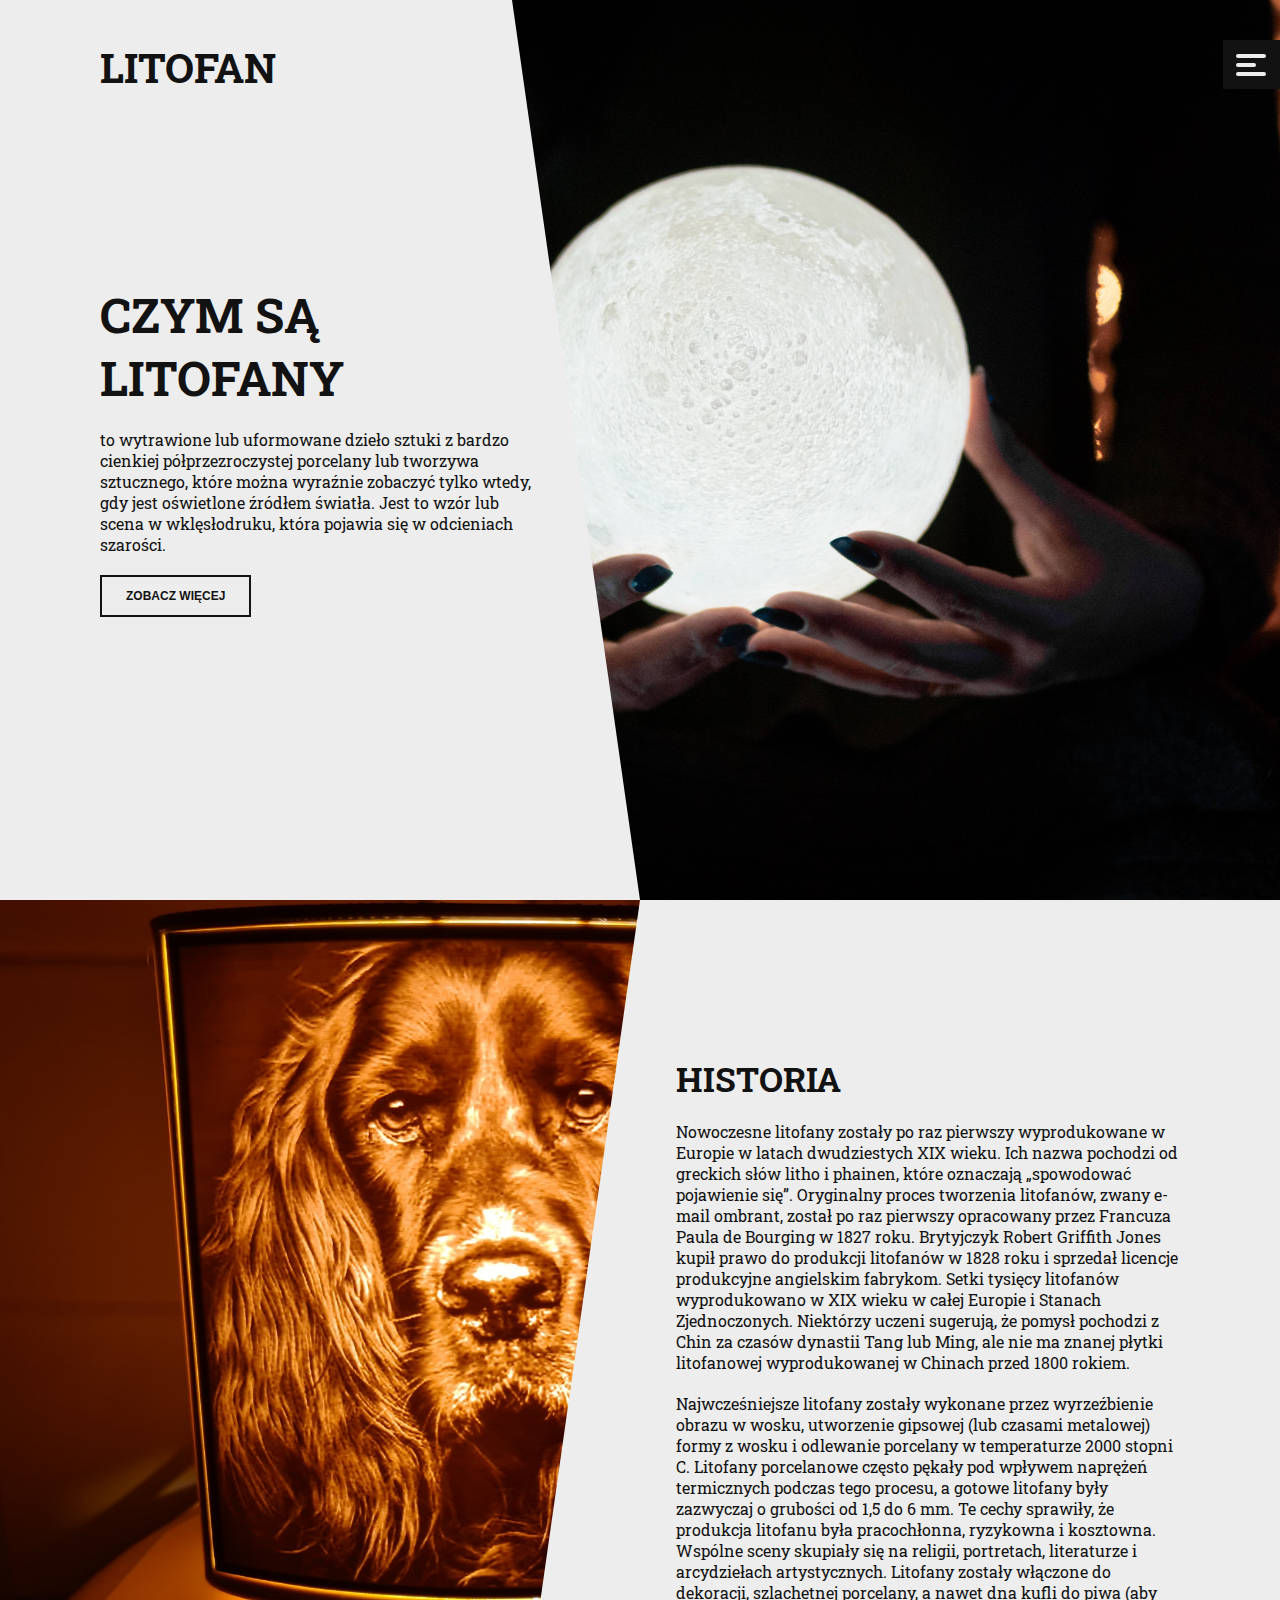
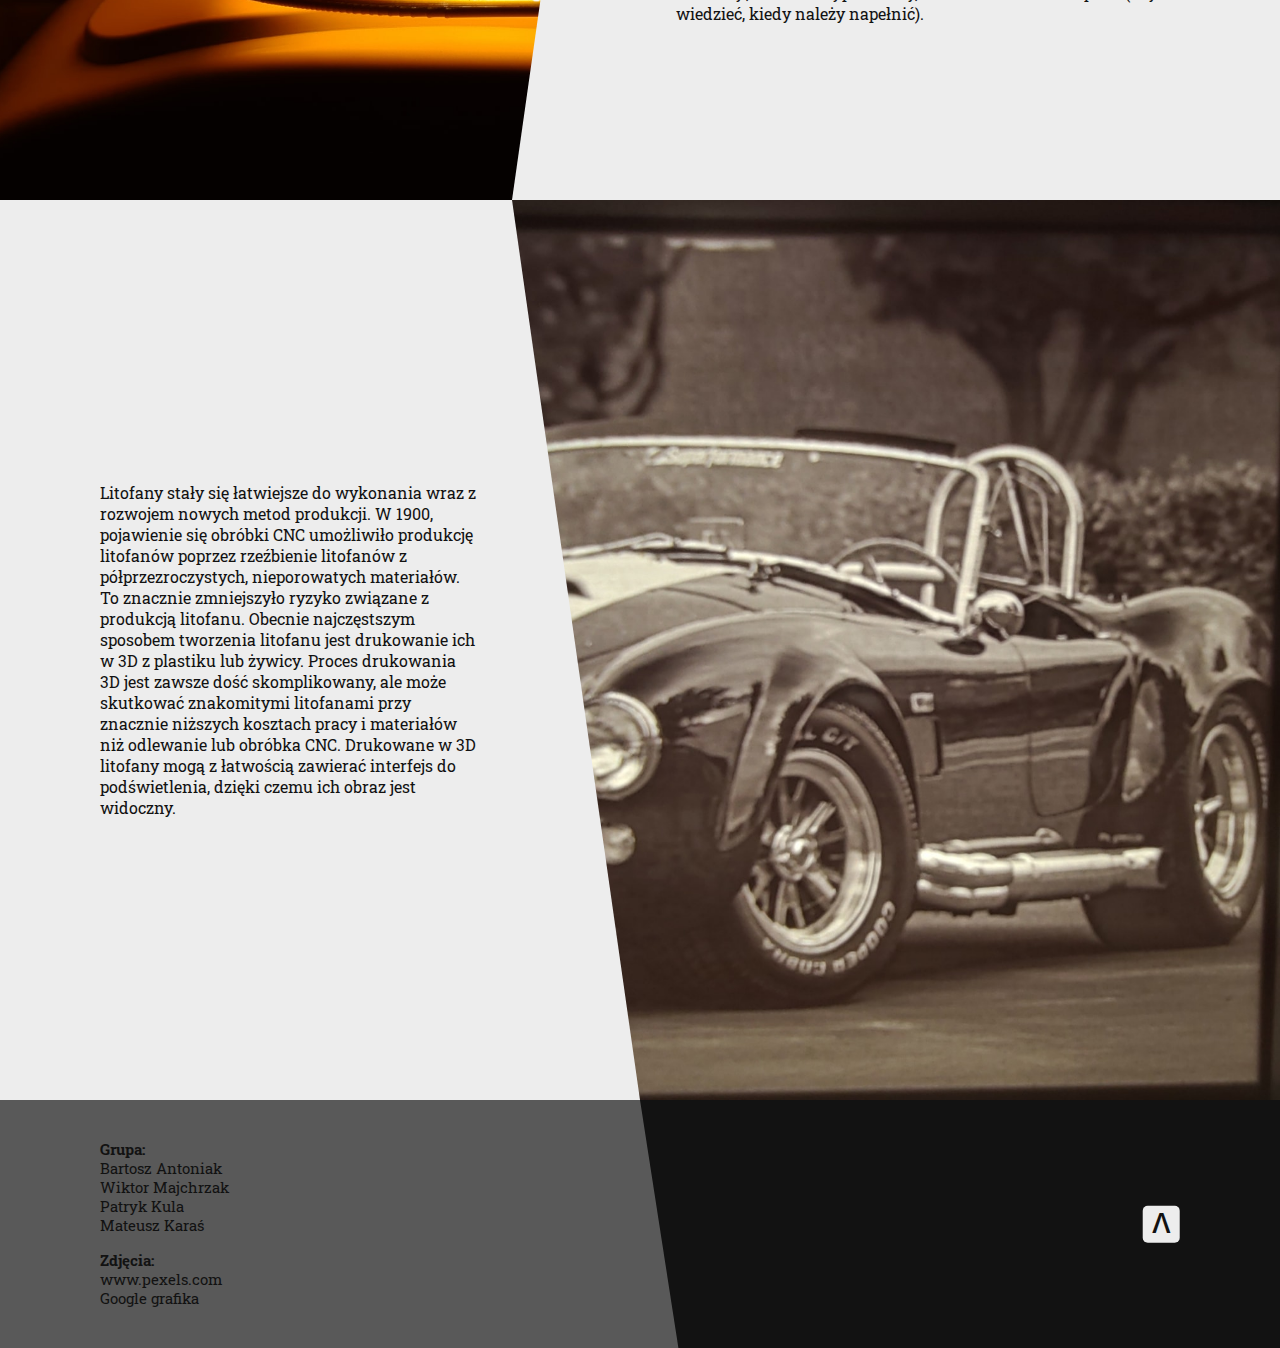
<file: index.html>
<!DOCTYPE html>
<html lang="en">
<head>
    <!-- Global site tag (gtag.js) - Google Analytics -->
    <script async src="https://www.googletagmanager.com/gtag/js?id=G-K9FFZ5CZE5"></script>
    <script>
      window.dataLayer = window.dataLayer || [];
      function gtag(){dataLayer.push(arguments);}
      gtag('js', new Date());

      gtag('config', 'G-K9FFZ5CZE5');
    </script>
    <meta charset="UTF-8">
    <title>Litophane</title>

    <meta http-equiv="X-UA-Compatible" content="IE=edge">
    <meta name="viewport" content="width=device-width, initial-scale=1.0">
    
    <meta name="description" content="CZYM SĄ LITOFANY - to wytrawione lub uformowane dzieło sztuki z bardzo cienkiej półprzezroczystej porcelany lub tworzywa sztucznego, które można wyraźnie zobaczyć tylko wtedy, gdy jest oświetlone źródłem światła. "/>
    <meta name="keywords" content="litofany,litofanów,zostały,3d,litofanu,porcelany,historia,znaczenie,pierwszy,odlewanie">

    <link rel="canonical" href="https://litophane.pl/" />
    <link rel="stylesheet" href="css/style.min.css">

    <link rel="icon" href="images/icon/moon-32x32.png" sizes="32x32" />
    <link rel="icon" href="images/icon/moon-196x196.png" sizes="192x192" />
    <link rel="apple-touch-icon-precomposed" href="images/icon/moon-180x180.png" />
    <meta name="msapplication-TileImage" content="images/icon/moon-270x270.png" />
</head>
<body>
    <nav>
        <div class="menu">
            <ul>
                <li><a href="#one" class="close">Strona główna</a></li>
                <li><a href="#two" class="close">Historia</a></li>
            </ul>
            <button class="close"><p>Zamknij</p></button>
        </div>
    </nav>
    <main>
        <div class="ham-menu">
            <div class="hamburger">
                <span></span>
                <span></span>
                <span></span>
            </div>
        </div>
        <section class="page" id="one">
            <div class="logo">
                <h1>Litofan</h1>
            </div>
            <div class="left">
                <div class="text">
                    <h2>Czym są litofany</h2>
                    <!-- <h3>LithoFany</h3> -->
                    <p>to wytrawione lub uformowane dzieło sztuki z bardzo cienkiej półprzezroczystej porcelany lub tworzywa sztucznego, które można wyraźnie zobaczyć tylko wtedy, gdy jest oświetlone źródłem światła. Jest to wzór lub scena w wklęsłodruku, która pojawia się w odcieniach szarości.</p>
                    <button><a href="#two">Zobacz więcej</a></button>
                </div>
            </div>
            <div class="right">
                <img id="img" src="images/moonlamp.jpg" alt="moonlamp">
            </div>
        </section>
        <section class="page" id="two">
            <div class="left">
                <img id="img" src="images/pies.jpg" alt="moon">
            </div>
            <div class="right">
                <div class="text">
                    <h3>Historia</h3>
                    <p>
                        Nowoczesne litofany zostały po raz pierwszy wyprodukowane w Europie w latach dwudziestych XIX wieku. Ich nazwa pochodzi od greckich słów litho i phainen, które oznaczają „spowodować pojawienie się”. Oryginalny proces tworzenia litofanów, zwany e-mail ombrant, został po raz pierwszy opracowany przez Francuza Paula de Bourging w 1827 roku. Brytyjczyk Robert Griffith Jones kupił prawo do produkcji litofanów w 1828 roku i sprzedał licencje produkcyjne angielskim fabrykom. Setki tysięcy litofanów wyprodukowano w XIX wieku w całej Europie i Stanach Zjednoczonych. Niektórzy uczeni sugerują, że pomysł pochodzi z Chin za czasów dynastii Tang lub Ming, ale nie ma znanej płytki litofanowej wyprodukowanej w Chinach przed 1800 rokiem.
                    </p>

                    <p>
                        Najwcześniejsze litofany zostały wykonane przez wyrzeźbienie obrazu w wosku, utworzenie gipsowej (lub czasami metalowej) formy z wosku i odlewanie porcelany w temperaturze 2000 stopni C. Litofany porcelanowe często pękały pod wpływem naprężeń termicznych podczas tego procesu, a gotowe litofany były zazwyczaj o grubości od 1,5 do 6 mm. Te cechy sprawiły, że produkcja litofanu była pracochłonna, ryzykowna i kosztowna. Wspólne sceny skupiały się na religii, portretach, literaturze i arcydziełach artystycznych. Litofany zostały włączone do dekoracji, szlachetnej porcelany, a nawet dna kufli do piwa (aby wiedzieć, kiedy należy napełnić).
                    </p>
                </div>
            </div>
        </section>
        <section class="page" id="three">
            <div class="left">
                <div class="text">
                    <p>
                        Litofany stały się łatwiejsze do wykonania wraz z rozwojem nowych metod produkcji. W 1900, pojawienie się obróbki CNC umożliwiło produkcję litofanów poprzez rzeźbienie litofanów z półprzezroczystych, nieporowatych materiałów. To znacznie zmniejszyło ryzyko związane z produkcją litofanu. Obecnie najczęstszym sposobem tworzenia litofanu jest drukowanie ich w 3D z plastiku lub żywicy. Proces drukowania 3D jest zawsze dość skomplikowany, ale może skutkować znakomitymi litofanami przy znacznie niższych kosztach pracy i materiałów niż odlewanie lub obróbka CNC. Drukowane w 3D litofany mogą z łatwością zawierać interfejs do podświetlenia, dzięki czemu ich obraz jest widoczny.
                    </p>
                </div>
            </div>
            <div class="right">
                <img id="img" src="images/auto.jpg" alt="auto">
            </div>
        </section>
        <section class="page" id="footer">
            <div class="left">
                <p><b>Grupa:</b></p>
                <p>Bartosz Antoniak</p>
                <p>Wiktor Majchrzak</p>
                <p>Patryk Kula</p>
                <p>Mateusz Karaś</p>
                <br>
                <p><b>Zdjęcia:</b></p>
                <p><a href="https://www.pexels.com/pl-pl/" target="_blank">www.pexels.com</a></p>
                <p><a href="https://www.google.pl/imghp?hl=pl&ogbl" target="_blank">Google grafika</a></p>
            </div>
            <div class="right">
                <a href="#one"><p>v</p></a>
            </div>
                
        </section>
    </main>

    <script src="https://ajax.googleapis.com/ajax/libs/jquery/3.4.1/jquery.min.js"></script>
    <script src="js/script.js"></script>
</body>
</html>
</file>
<file: css/style.min.css>
@import url("https://fonts.googleapis.com/css2?family=Roboto+Slab:wght@200;400;600;900&display=swap");::-webkit-scrollbar{width:15px}::-webkit-scrollbar-track{background:#ededed}::-webkit-scrollbar-thumb{background:#121212}::-webkit-scrollbar-thumb:hover{background:rgba(135,135,135,0.616)}*{padding:0;margin:0;box-sizing:border-box}html{font-family:'Roboto Slab', serif}h2{font-size:3.5em;text-transform:uppercase}h3{font-size:2.5em;text-transform:uppercase}h4{font-size:1.5em;text-transform:uppercase}p{font-size:1.2em;margin:20px 0}a{text-decoration:none}body{font-size:0.85em;overflow-x:hidden;background:#ededed;color:#121212}body nav{position:fixed;justify-content:space-between;align-items:center}body nav .menu{position:inherit;width:450px;height:100vh;display:flex;justify-content:center;align-items:center;flex-direction:column;right:0;top:0;z-index:-1;font-size:1em}body nav .menu ul{list-style-type:none;display:flex;justify-content:center;align-items:center;flex-direction:column;width:100%;margin-bottom:15em}body nav .menu ul li a{text-align:center;text-transform:uppercase;width:100%;font-weight:900;display:block;color:#121212;padding:1em 2em;margin:2em 0;transition:.2s}body nav .menu ul li a:hover{letter-spacing:2px}body nav .menu ul li a:nth-child(1),body nav .menu ul li a:nth-child(2){border-bottom:2px solid #121212}body nav .menu button{border:2px solid #121212;text-transform:uppercase;font-weight:600;cursor:pointer}body nav .menu button p{background:#ededed;color:#121212;font-size:1em;padding:1em 2em;margin:0;display:flex;justify-content:center;align-items:center;text-decoration:none;position:relative;border-radius:5px;transition:all .3s}body nav .menu button p:hover{letter-spacing:2px}body nav .menu button p::before{content:'Zamknij';position:absolute;top:0;left:0;right:0;bottom:0;z-index:-1;padding:1em;overflow:hidden;background:#121212;color:#ededed;clip-path:circle(0% at 50% 50%);transition:clip-path .3s, z-index .3s}body nav .menu button p:hover:before{z-index:1000;clip-path:circle(100% at 50% 50%)}main{position:relative;display:block;overflow:hidden;z-index:0;transition:.3s;left:0px;width:100%;box-shadow:-30px 0px 100px 0px #121212;transition:left .3s}main.slide{left:-450px}main .ham-menu{position:fixed;z-index:1000;top:40px;right:0;padding:1em;background:#121212;transition:right .3s;cursor:pointer}main .ham-menu.menu-slide{right:450px}main .ham-menu .hamburger{display:flex;flex-direction:column;background:#121212}main .ham-menu .hamburger span{display:block;height:4px;width:30px;background:#ededed;border-radius:3px;transition:.2s}main .ham-menu .hamburger span:nth-child(1),main .ham-menu .hamburger span:nth-child(2){margin-bottom:5px}main .ham-menu .hamburger span:nth-child(2){width:20px;align-self:flex-start}main .ham-menu .hamburger:hover span:nth-child(2){width:30px}main .ham-menu .hamburger.active span:nth-child(2){width:30px}main .page{background-color:#121212;position:relative}main #one,main #two,main #three{overflow:hidden}main #one{height:100vh}main #one .logo{position:absolute;z-index:2;left:100px;top:40px;font-size:1.5em;text-transform:uppercase}main #one .left{position:absolute;height:100%;z-index:1;display:flex;justify-content:center;flex-direction:column;background:#ededed;clip-path:polygon(0 0, 40% 0, 50% 100%, 0% 100%)}main #one .left .text{padding:100px;width:50%}main #one .left .text button{border:2px solid #121212;text-transform:uppercase;font-weight:600}main #one .left .text button a{background:#ededed;color:#121212;font-size:.9em;padding:1em 2em;display:flex;justify-content:center;align-items:center;position:relative;border-radius:5px;transition:all .3s}main #one .left .text button a:hover{letter-spacing:2px}main #one .left .text button a::before{content:'Zobacz więcej';position:absolute;top:0;left:0;right:0;bottom:0;z-index:-1;padding:1em;overflow:hidden;background:#121212;color:#ededed;clip-path:circle(0% at 50% 50%);transition:clip-path .3s, z-index .3s}main #one .left .text button a:hover:before{z-index:1000;clip-path:circle(100% at 50% 50%)}main #one .right img{display:block;position:absolute;right:-20%;height:100vh}main #two{height:100vh}main #two .left img{display:block;position:absolute;left:-10%;height:100vh}main #two .right{height:100%;display:flex;justify-content:right;align-items:center;background:#ededed;clip-path:polygon(50% 0, 100% 0, 100% 100%, 40% 100%)}main #two .right .text{padding:100px;width:55%}main #three{height:100vh}main #three .left{position:absolute;z-index:10;height:100%;display:flex;justify-content:left;align-items:center;background:#ededed;clip-path:polygon(0 0, 40% 0, 50% 100%, 0% 100%)}main #three .left .text{padding:100px;width:45%}main #three .right img{display:block;position:absolute;top:0;right:0;height:100vh}main #footer{font-size:.9em;color:#ededed;display:flex;justify-content:space-between}main #footer p{margin:0}main #footer a{color:#121212}main #footer a:hover{color:#ededed}main #footer .left,main #footer .right{padding:40px 100px;display:flex;flex-direction:column}main #footer .left{color:#121212;width:100vw;clip-path:polygon(0 0, 50% 0, 53% 100%, 0% 100%);background:rgba(135,135,135,0.616)}main #footer .right{position:absolute;right:0;height:100%;display:flex;justify-content:center;align-items:center;font-size:2.5em}main #footer .right a p{font-family:Arial, Helvetica, sans-serif;display:flex;align-items:center;justify-content:center;background:#ededed;color:#121212;width:1em;height:1em;transform:rotate(180deg);border-radius:5px;transition:.3s;cursor:pointer}main #footer .right a p:hover{background:rgba(135,135,135,0.616)}.h1-404{background:linear-gradient(0deg, rgba(18,18,18,0.2) 0%, #ededed 100%);width:100vw;height:100vh;display:flex;justify-content:center;align-items:center}.h1-404 b{font-size:5em}@media only screen and (max-width: 1080px){body main #one .left{background:rgba(237,237,237,0.788);clip-path:polygon(0 0, 100% 0, 100% 100%, 0% 100%)}body main #one .left .text{width:100%}body main #one .left .text button{background:transparent}body main #one .left .text button a{background:transparent}body main #one .right{filter:blur(10px);display:none}body main #two .left{filter:blur(10px);display:none}body main #two .right{background:rgba(237,237,237,0.788);clip-path:polygon(0 0, 100% 0, 100% 100%, 0% 100%)}body main #two .right .text{width:100%}body main #three .left{background:rgba(237,237,237,0.788);clip-path:polygon(0 0, 100% 0, 100% 100%, 0% 100%)}body main #three .left .text{width:100%}body main #three .right{filter:blur(10px);display:none}body main #three .right img{position:relative}body main #footer .left{background:rgba(135,135,135,0.616);clip-path:polygon(0 0, 100% 0, 100% 100%, 0% 100%);display:flex;align-items:center;justify-content:center}body main #footer .right p{background:#121212;color:#ededed}body main #footer .right p:hover{color:#121212}}@media only screen and (max-width: 586px){body{font-size:.6em}body nav .menu{font-size:1.5em;width:100vw}body nav .menu button{font-size:1em}body main.slide{left:-100vw}body main #one .logo{left:40px}body main #one .left .text{padding:10px 40px}body main #two .right .text{padding:10px 40px}body main #three .left .text{padding:10px 40px}body main #footer{font-size:1.2em;display:flex;flex-direction:column}body main #footer .right{position:relative}}
</file>
